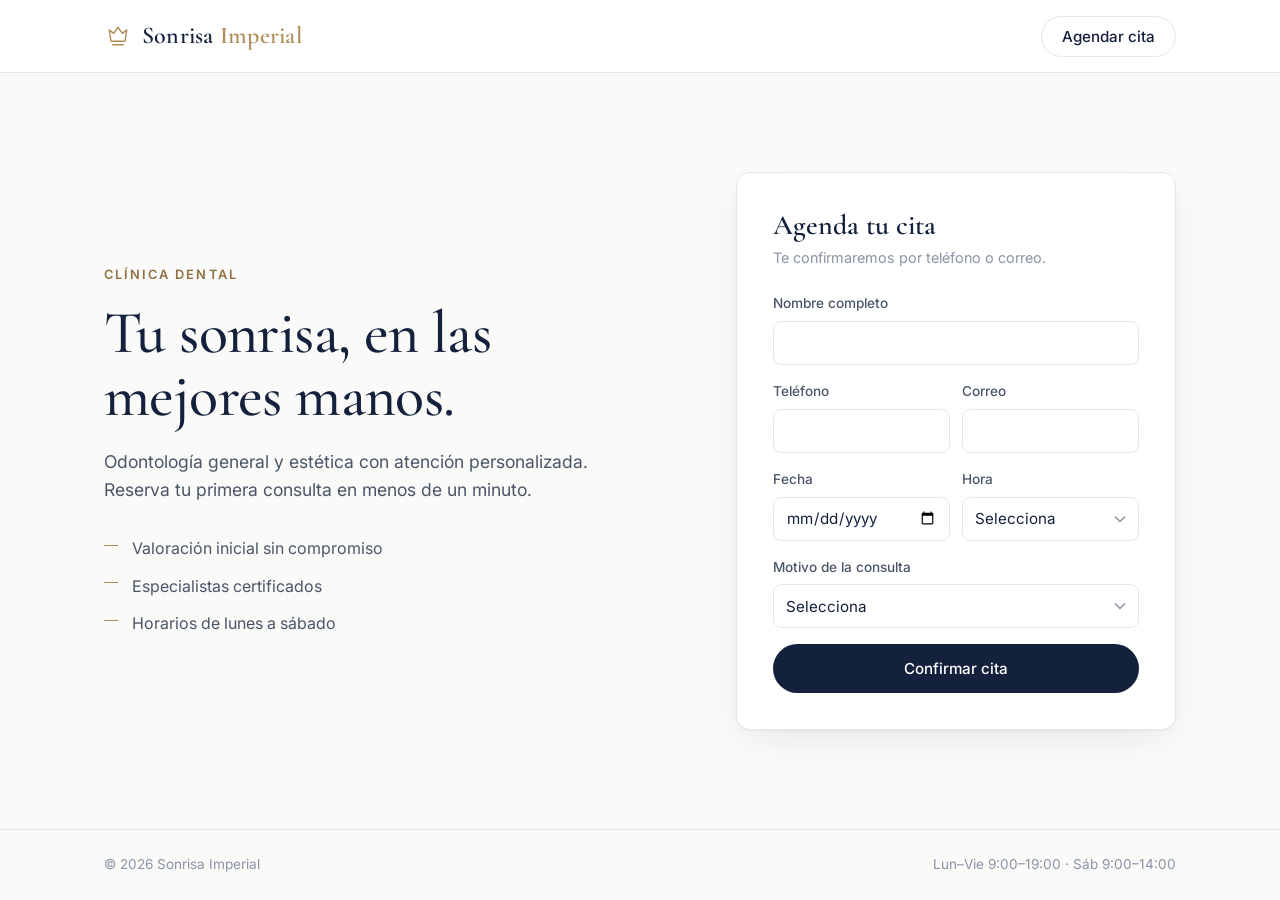
<file: sonrisa-imperial/index.html>
<!doctype html>
<html lang="es">
<head>
  <meta charset="utf-8">
  <meta name="viewport" content="width=device-width, initial-scale=1">
  <title>Sonrisa Imperial · Clínica Dental</title>
  <meta name="description" content="Sonrisa Imperial, clínica dental. Agenda tu cita en menos de un minuto.">
  <link rel="preconnect" href="https://fonts.googleapis.com">
  <link rel="preconnect" href="https://fonts.gstatic.com" crossorigin>
  <link href="https://fonts.googleapis.com/css2?family=Cormorant+Garamond:wght@500;600&family=Inter:wght@400;500;600&display=swap" rel="stylesheet">
  <link rel="stylesheet" href="styles.css">
</head>
<body>
  <header class="header">
    <div class="container header__inner">
      <a href="#" class="brand" aria-label="Sonrisa Imperial">
        <svg class="brand__mark" viewBox="0 0 32 32" aria-hidden="true">
          <path d="M6 9l5 4 5-7 5 7 5-4-2 13H8z" fill="none" stroke="currentColor" stroke-width="1.6" stroke-linejoin="round"/>
          <path d="M10 26h12" stroke="currentColor" stroke-width="1.6" stroke-linecap="round"/>
        </svg>
        <span>Sonrisa <em>Imperial</em></span>
      </a>
      <a href="#agendar" class="btn btn--ghost">Agendar cita</a>
    </div>
  </header>

  <main class="hero">
    <div class="container hero__inner">
      <section class="hero__copy">
        <p class="eyebrow">Clínica dental</p>
        <h1>Tu sonrisa, en las mejores manos.</h1>
        <p class="lead">Odontología general y estética con atención personalizada. Reserva tu primera consulta en menos de un minuto.</p>
        <ul class="points">
          <li>Valoración inicial sin compromiso</li>
          <li>Especialistas certificados</li>
          <li>Horarios de lunes a sábado</li>
        </ul>
      </section>

      <section class="card" id="agendar" aria-labelledby="form-title">
        <form id="booking" novalidate>
          <h2 id="form-title">Agenda tu cita</h2>
          <p class="card__sub">Te confirmaremos por teléfono o correo.</p>

          <div class="field">
            <label for="name">Nombre completo</label>
            <input id="name" name="name" type="text" autocomplete="name" required>
          </div>

          <div class="row">
            <div class="field">
              <label for="phone">Teléfono</label>
              <input id="phone" name="phone" type="tel" autocomplete="tel" required>
            </div>
            <div class="field">
              <label for="email">Correo</label>
              <input id="email" name="email" type="email" autocomplete="email" required>
            </div>
          </div>

          <div class="row">
            <div class="field">
              <label for="date">Fecha</label>
              <input id="date" name="date" type="date" required>
            </div>
            <div class="field">
              <label for="time">Hora</label>
              <select id="time" name="time" required>
                <option value="" selected disabled>Selecciona</option>
              </select>
            </div>
          </div>

          <div class="field">
            <label for="reason">Motivo de la consulta</label>
            <select id="reason" name="reason" required>
              <option value="" selected disabled>Selecciona</option>
              <option>Revisión y limpieza</option>
              <option>Blanqueamiento</option>
              <option>Ortodoncia</option>
              <option>Implantes</option>
              <option>Dolor o urgencia</option>
              <option>Otro</option>
            </select>
          </div>

          <p class="form-error" id="form-error" role="alert" hidden></p>
          <button type="submit" class="btn btn--primary btn--block">Confirmar cita</button>
        </form>

        <div class="success" id="success" hidden tabindex="-1">
          <div class="success__icon" aria-hidden="true">
            <svg viewBox="0 0 24 24"><path d="M5 12.5l4.5 4.5L19 7.5" fill="none" stroke="currentColor" stroke-width="2" stroke-linecap="round" stroke-linejoin="round"/></svg>
          </div>
          <h2>¡Solicitud recibida!</h2>
          <p id="success-text"></p>
          <button type="button" class="btn btn--ghost" id="again">Agendar otra cita</button>
        </div>
      </section>
    </div>
  </main>

  <footer class="footer">
    <div class="container footer__inner">
      <span>© <span id="year"></span> Sonrisa Imperial</span>
      <span>Lun–Vie 9:00–19:00 · Sáb 9:00–14:00</span>
    </div>
  </footer>

  <script src="script.js"></script>
</body>
</html>
</file>
<file: sonrisa-imperial/styles.css>
:root {
  --ink: #14213d;
  --ink-soft: #4a5568;
  --muted: #8a94a6;
  --line: #e4e7ec;
  --bg: #fafaf8;
  --surface: #ffffff;
  --accent: #b08d57;
  --accent-dark: #8f7042;
  --error: #b42318;
  --radius: 14px;
  --serif: "Cormorant Garamond", Georgia, serif;
  --sans: "Inter", system-ui, -apple-system, "Segoe UI", sans-serif;
}

*, *::before, *::after { box-sizing: border-box; }

html { scroll-behavior: smooth; }

body {
  margin: 0;
  min-height: 100vh;
  display: flex;
  flex-direction: column;
  font-family: var(--sans);
  font-size: 16px;
  line-height: 1.6;
  color: var(--ink);
  background: var(--bg);
  -webkit-font-smoothing: antialiased;
}

.container {
  width: 100%;
  max-width: 1120px;
  margin: 0 auto;
  padding: 0 24px;
}

/* Header */
.header { border-bottom: 1px solid var(--line); background: var(--surface); }
.header__inner {
  display: flex;
  align-items: center;
  justify-content: space-between;
  height: 72px;
}
.brand {
  display: flex;
  align-items: center;
  gap: 10px;
  color: var(--ink);
  text-decoration: none;
  font-family: var(--serif);
  font-size: 1.5rem;
  font-weight: 600;
  letter-spacing: 0.01em;
}
.brand em { font-style: normal; color: var(--accent); }
.brand__mark { width: 28px; height: 28px; color: var(--accent); }

/* Buttons */
.btn {
  display: inline-flex;
  align-items: center;
  justify-content: center;
  padding: 10px 20px;
  border-radius: 999px;
  font: 500 0.95rem var(--sans);
  text-decoration: none;
  cursor: pointer;
  border: 1px solid transparent;
  transition: background-color .2s, color .2s, border-color .2s;
}
.btn--ghost { color: var(--ink); border-color: var(--line); background: transparent; }
.btn--ghost:hover { border-color: var(--ink); }
.btn--primary { color: #fff; background: var(--ink); padding: 14px 24px; }
.btn--primary:hover { background: #0b1528; }
.btn--primary:disabled { opacity: .6; cursor: wait; }
.btn--block { width: 100%; }
.btn:focus-visible, input:focus-visible, select:focus-visible {
  outline: 2px solid var(--accent);
  outline-offset: 2px;
}

/* Hero */
.hero { flex: 1; display: flex; align-items: center; padding: 64px 0; }
.hero__inner {
  display: grid;
  grid-template-columns: 1fr 440px;
  gap: 72px;
  align-items: center;
}
.eyebrow {
  margin: 0 0 16px;
  font-size: 0.8rem;
  font-weight: 600;
  letter-spacing: 0.16em;
  text-transform: uppercase;
  color: var(--accent-dark);
}
h1 {
  margin: 0 0 20px;
  font-family: var(--serif);
  font-weight: 500;
  font-size: clamp(2.5rem, 5vw, 3.75rem);
  line-height: 1.05;
  letter-spacing: -0.01em;
  text-wrap: balance;
}
.lead { margin: 0 0 32px; max-width: 30em; font-size: 1.1rem; color: var(--ink-soft); }
.points { list-style: none; margin: 0; padding: 0; display: grid; gap: 12px; }
.points li { position: relative; padding-left: 28px; color: var(--ink-soft); }
.points li::before {
  content: "";
  position: absolute;
  left: 0;
  top: 0.55em;
  width: 14px;
  height: 1px;
  background: var(--accent);
}

/* Card / form */
.card {
  background: var(--surface);
  border: 1px solid var(--line);
  border-radius: var(--radius);
  padding: 36px;
  box-shadow: 0 1px 2px rgba(20, 33, 61, .04), 0 12px 40px -12px rgba(20, 33, 61, .12);
  scroll-margin-top: 24px;
}
.card h2 { margin: 0 0 4px; font-family: var(--serif); font-weight: 600; font-size: 1.75rem; line-height: 1.2; }
.card__sub { margin: 0 0 24px; font-size: 0.9rem; color: var(--muted); }

.row { display: grid; grid-template-columns: 1fr 1fr; gap: 12px; }
.field { display: flex; flex-direction: column; gap: 6px; margin-bottom: 16px; min-width: 0; }
label { font-size: 0.85rem; font-weight: 500; color: var(--ink-soft); }
input, select {
  width: 100%;
  height: 44px;
  padding: 0 12px;
  font: 400 0.95rem var(--sans);
  color: var(--ink);
  background: var(--surface);
  border: 1px solid var(--line);
  border-radius: 8px;
  transition: border-color .2s;
  appearance: none;
}
select {
  background-image: url("data:image/svg+xml,%3Csvg xmlns='http://www.w3.org/2000/svg' width='12' height='8' viewBox='0 0 12 8'%3E%3Cpath d='M1 1.5l5 5 5-5' fill='none' stroke='%238a94a6' stroke-width='1.5'/%3E%3C/svg%3E");
  background-repeat: no-repeat;
  background-position: right 12px center;
  padding-right: 32px;
}
input:hover, select:hover { border-color: #c9ced6; }
input:focus, select:focus { border-color: var(--accent); outline: none; }
.field.is-invalid input, .field.is-invalid select { border-color: var(--error); }
.form-error { margin: 0 0 12px; font-size: 0.875rem; color: var(--error); }

.success { text-align: center; padding: 24px 0; outline: none; }
.success__icon {
  width: 56px;
  height: 56px;
  margin: 0 auto 20px;
  display: grid;
  place-items: center;
  border-radius: 50%;
  color: var(--accent-dark);
  background: #f5efe5;
}
.success__icon svg { width: 26px; height: 26px; }
.success p { margin: 8px 0 24px; color: var(--ink-soft); }

/* Footer */
.footer { border-top: 1px solid var(--line); font-size: 0.85rem; color: var(--muted); }
.footer__inner {
  display: flex;
  flex-wrap: wrap;
  justify-content: space-between;
  gap: 8px;
  padding-top: 24px;
  padding-bottom: 24px;
}

/* Responsive */
@media (max-width: 900px) {
  .hero { padding: 40px 0 56px; }
  .hero__inner { grid-template-columns: 1fr; gap: 40px; }
  .card { max-width: 560px; }
}
@media (max-width: 480px) {
  .container { padding: 0 16px; }
  .header__inner { height: 64px; }
  .brand { font-size: 1.3rem; }
  .btn--ghost { padding: 8px 14px; font-size: 0.875rem; }
  .card { padding: 24px 20px; }
  .row { grid-template-columns: 1fr; gap: 0; }
}
</file>
